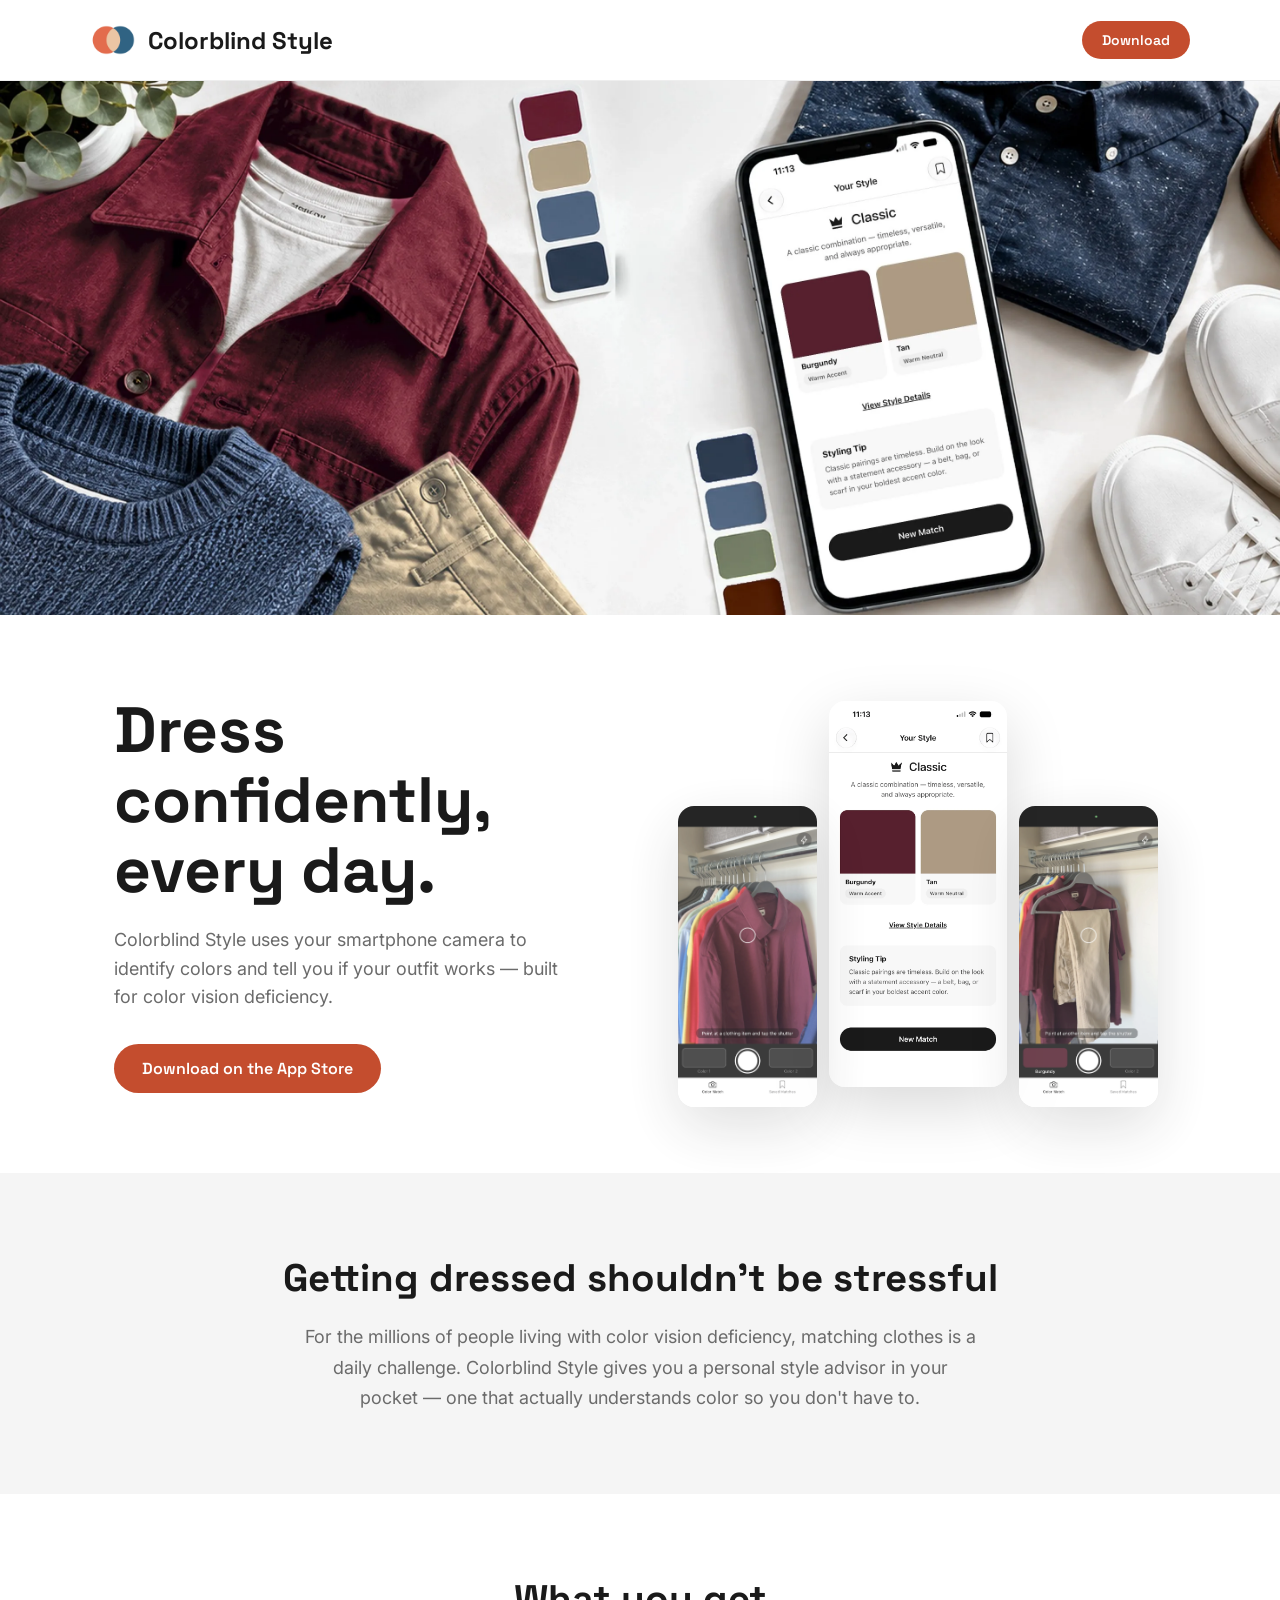
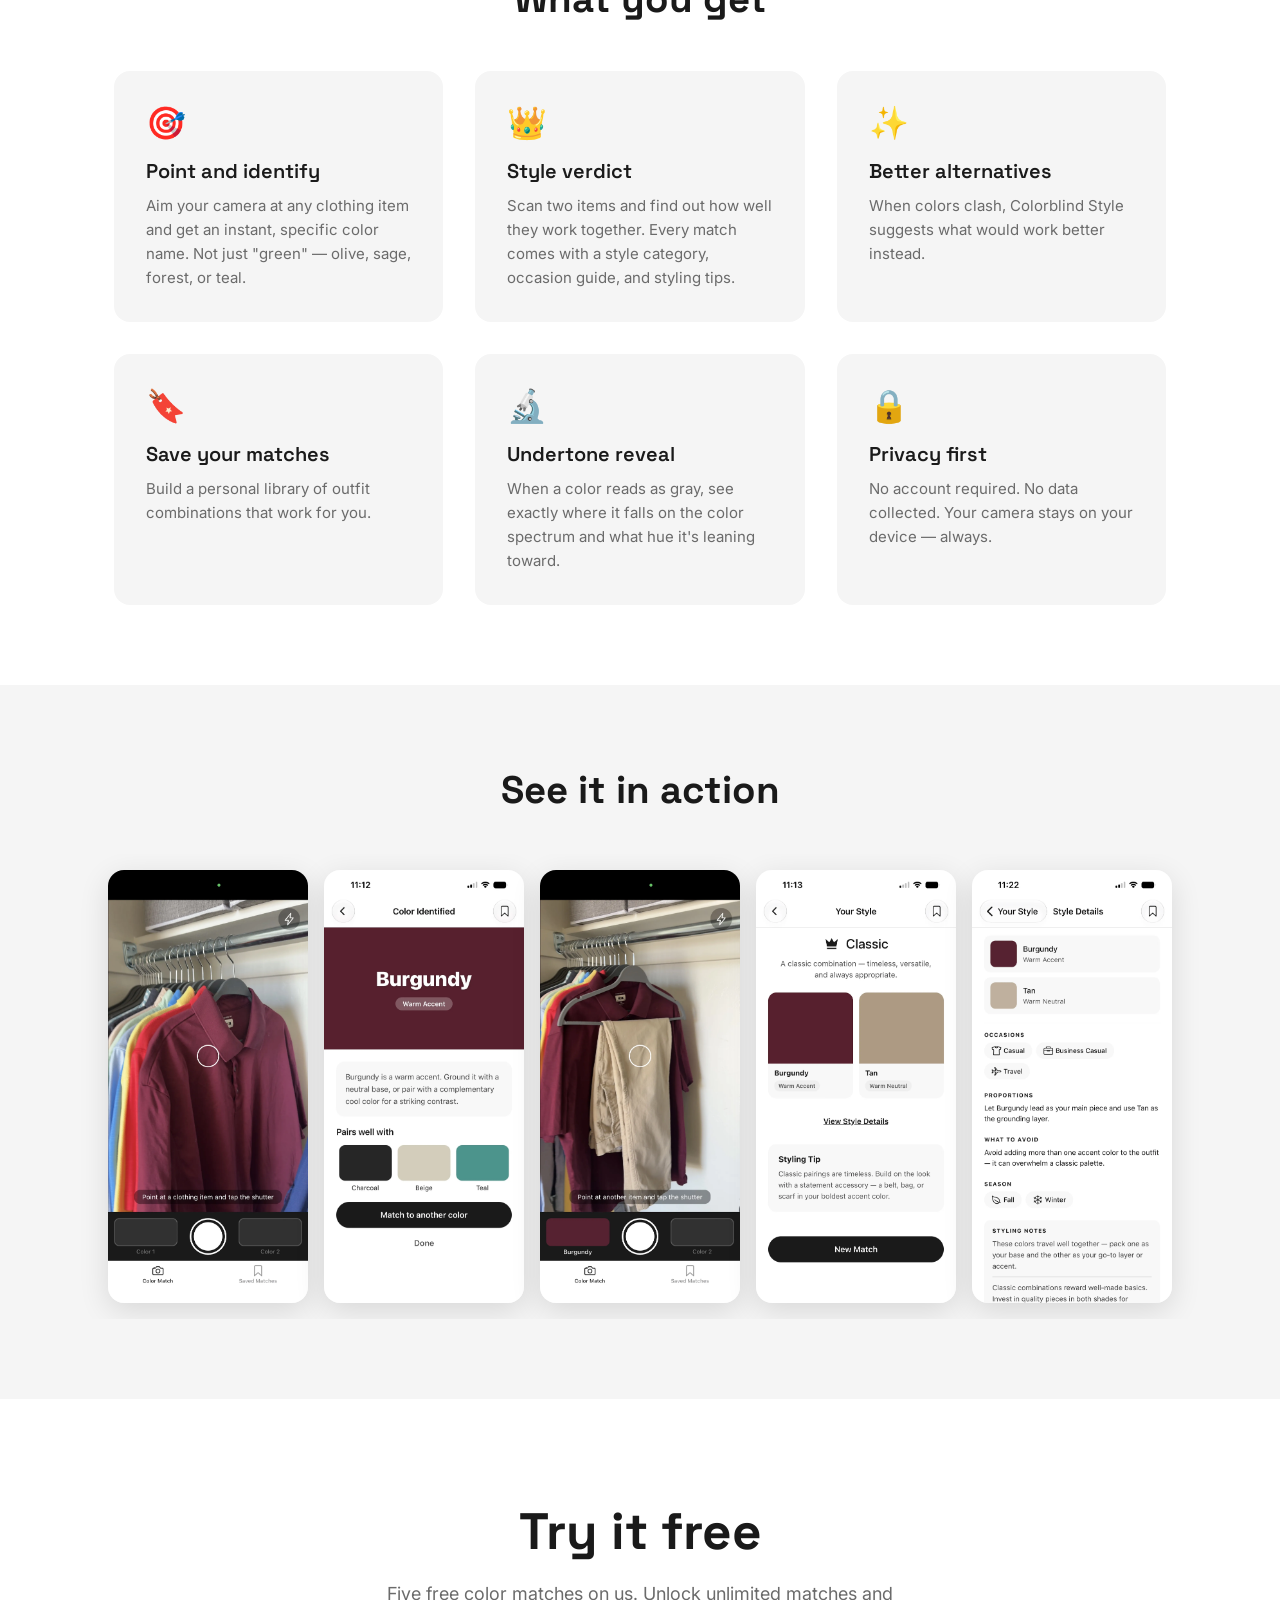
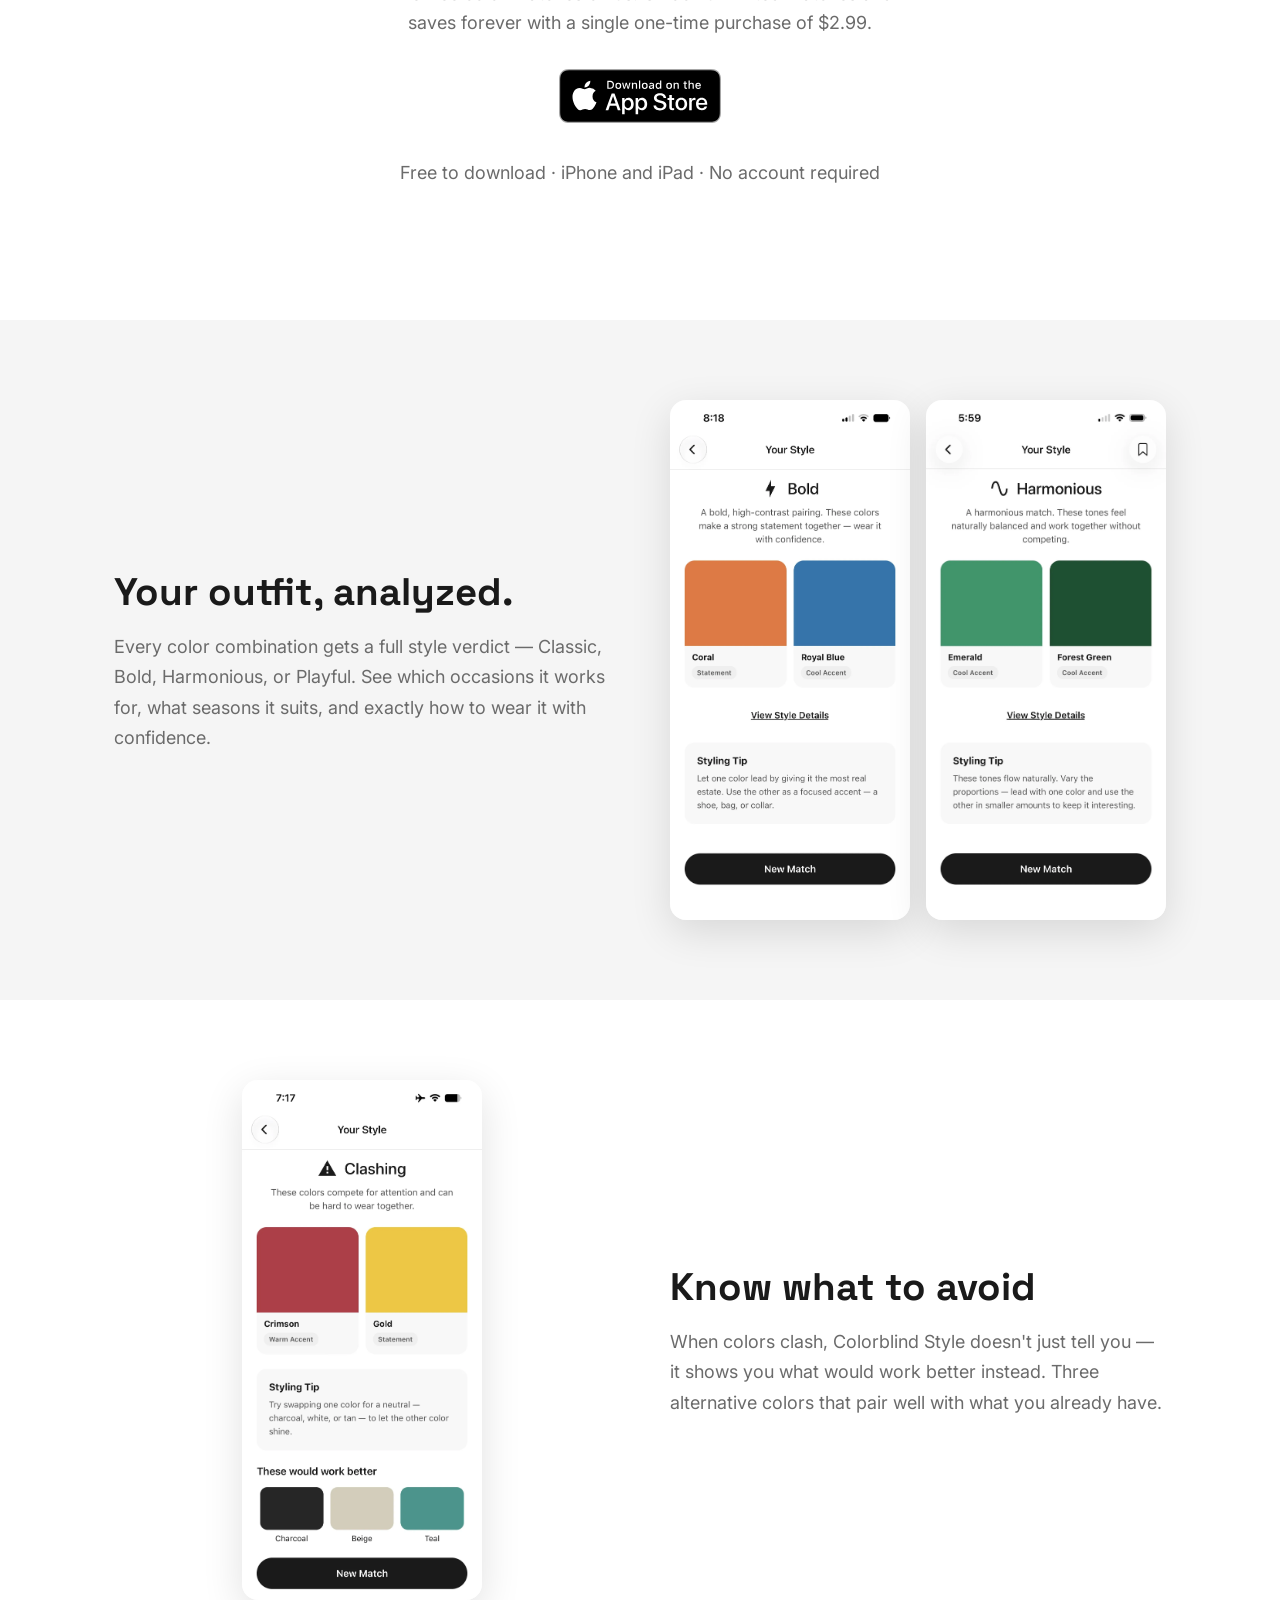
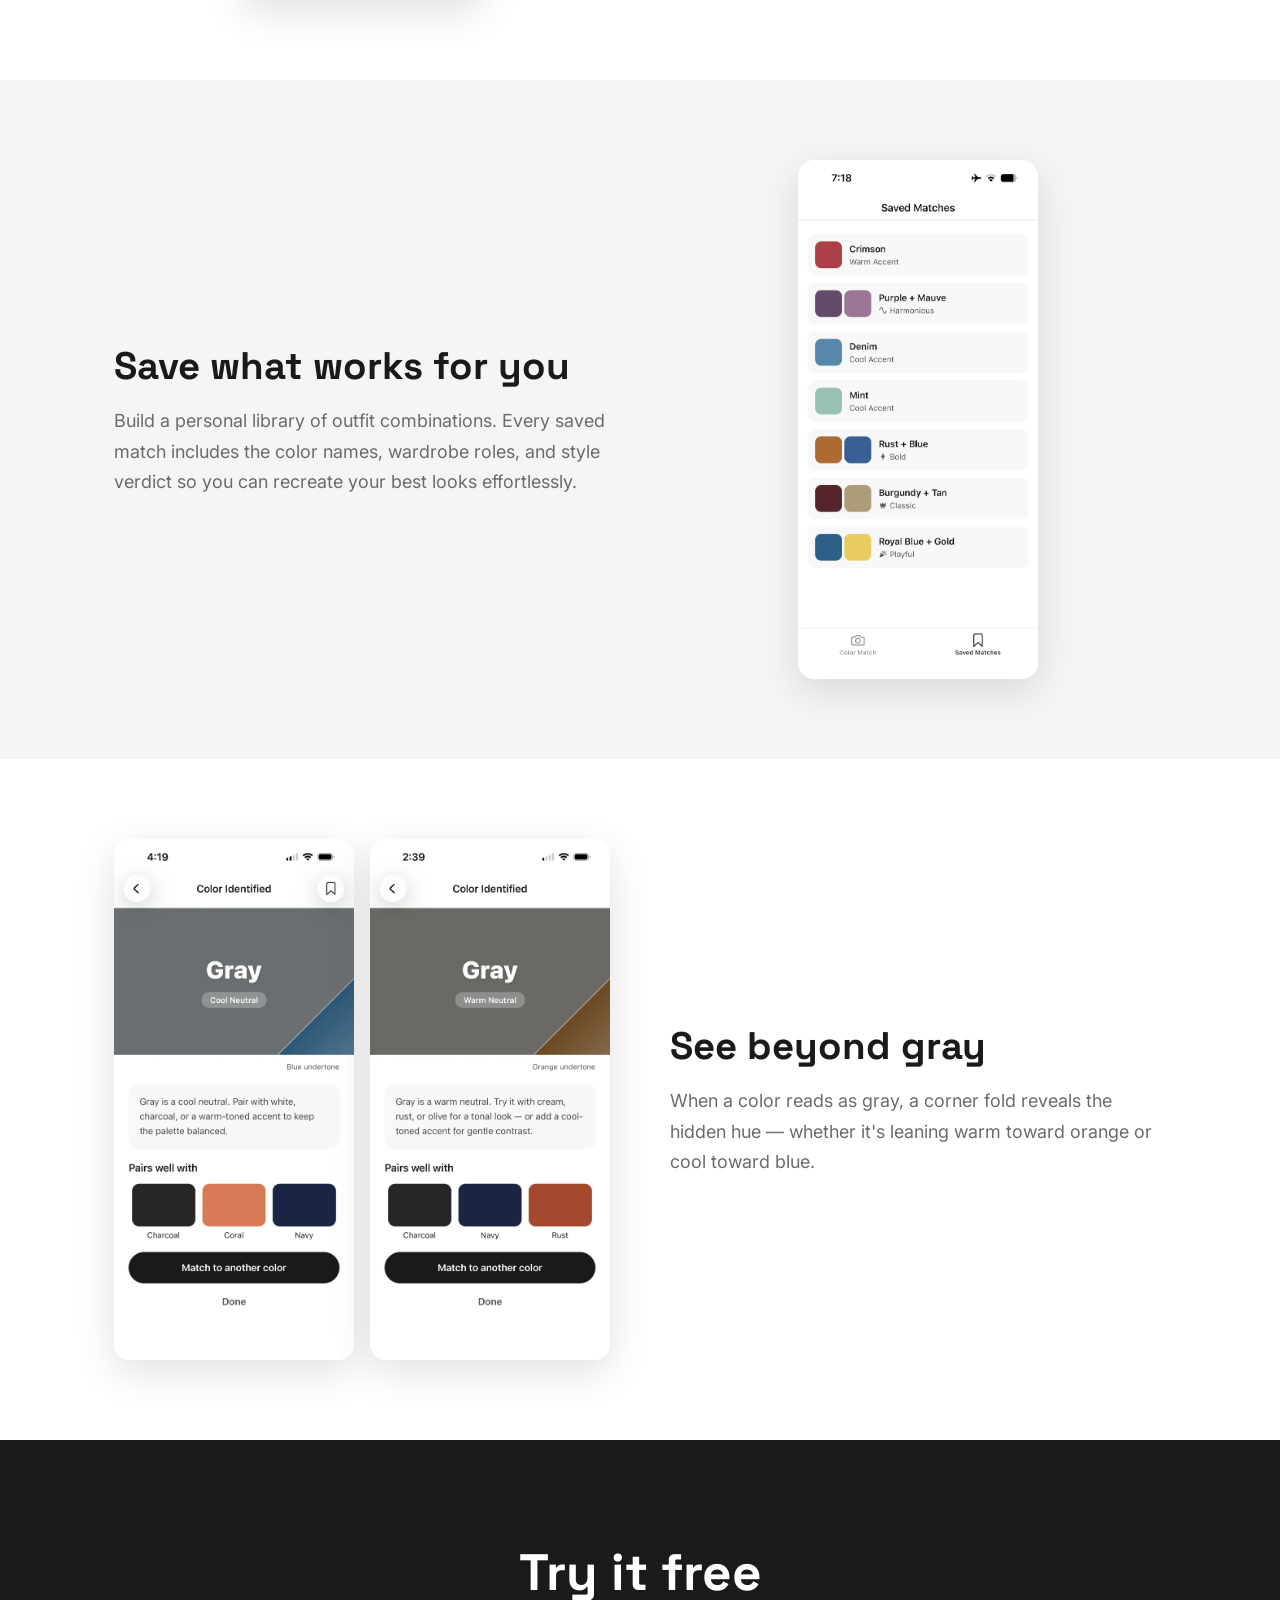
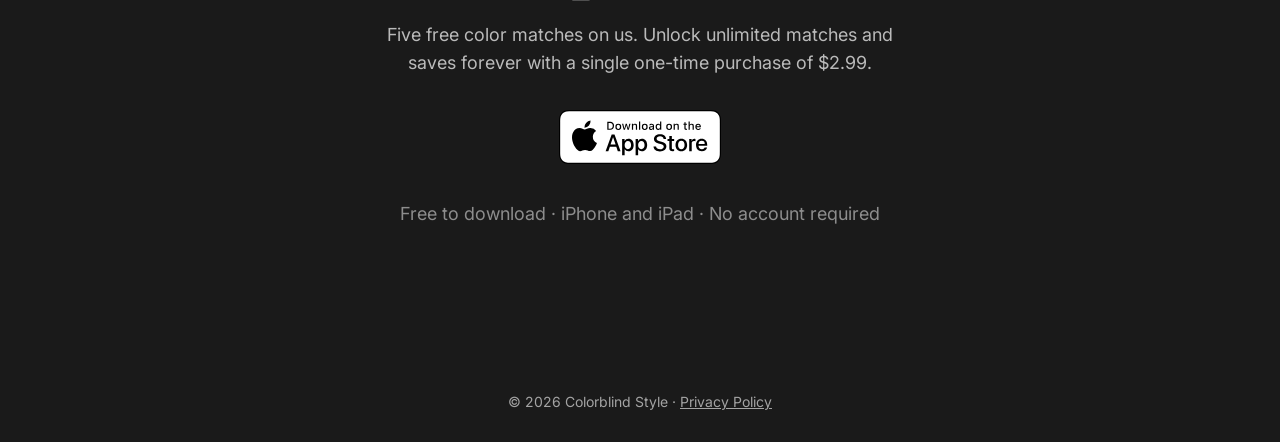
<file: index.html>
<!doctype html>
<html lang="en">
  <head>
    <!-- Google tag (gtag.js) -->
    <script
      async
      src="https://www.googletagmanager.com/gtag/js?id=G-R38PGL1CVC"
    ></script>
    <script>
      window.dataLayer = window.dataLayer || []
      function gtag() {
        dataLayer.push(arguments)
      }
      gtag('js', new Date())

      gtag('config', 'G-R38PGL1CVC')
    </script>
    <meta charset="UTF-8" />
    <meta name="viewport" content="width=device-width, initial-scale=1.0" />
    <meta
      name="description"
      content="Colorblind Style helps color-blind individuals confidently match their clothes using the camera on their smartphone."
    />
    <title>Colorblind Style — Dress Confidently, Every Day</title>
    <link rel="icon" type="image/png" href="assets/icon.png" />
    <link rel="shortcut icon" type="image/png" href="assets/icon.png" />
    <link rel="apple-touch-icon" href="assets/icon.png" />
    <link rel="preconnect" href="https://fonts.googleapis.com" />
    <link rel="preconnect" href="https://fonts.gstatic.com" crossorigin />
    <link
      rel="preload"
      as="style"
      href="https://fonts.googleapis.com/css2?family=Space+Grotesk:wght@400;500;600;700&family=Inter:wght@400;500&display=swap"
      onload="
        this.onload = null
        this.rel = 'stylesheet'
      "
    />
    <noscript>
      <link
        rel="stylesheet"
        href="https://fonts.googleapis.com/css2?family=Space+Grotesk:wght@400;500;600;700&family=Inter:wght@400;500&display=swap"
      />
    </noscript>
    <link rel="stylesheet" href="styles.css" />
  </head>
  <body>
    <!-- NAV -->
    <nav>
      <div class="nav-inner">
        <div class="nav-logo">
          <img src="assets/icon.png" alt="Colorblind Style" class="nav-icon" />
          <span class="nav-name">Colorblind Style</span>
        </div>
        <a
          href="https://apps.apple.com/us/app/colorblind-style/id6797023300"
          target="_blank"
          class="btn btn-primary btn-small"
          >Download</a
        >
      </div>
    </nav>
    <main>
      <!-- BANNER -->
      <div class="banner">
        <picture>
          <source
            media="(max-width: 767px)"
            srcset="/assets/banner-v3-mobile.webp"
            width="1546"
            height="1546"
            type="image/webp"
          />
          <source
            media="(max-width: 1199px)"
            srcset="/assets/banner-v3-full.webp"
            width="2946"
            height="1546"
            type="image/webp"
          />
          <source
            srcset="/assets/banner-v3-wide.webp"
            width="2946"
            height="1228"
            type="image/webp"
          />
          <img
            src="/assets/banner-v3-wide.jpg"
            width="2946"
            height="1228"
            alt=""
            style="width: 100%; height: auto; display: block"
            fetchpriority="high"
          />
        </picture>
      </div>

      <!-- HERO -->
      <section class="hero">
        <div class="hero-text">
          <h1>Dress confidently,<br />every day.</h1>
          <p class="hero-sub">
            Colorblind Style uses your smartphone camera to identify colors and
            tell you if your outfit works — built for color vision deficiency.
          </p>
          <a
            href="https://apps.apple.com/us/app/colorblind-style/id6797023300"
            target="_blank"
            class="btn btn-primary"
            >Download on the App Store</a
          >
        </div>
        <div class="hero-screenshots">
          <picture class="img-picture screenshot screenshot-left">
            <source
              srcset="assets/screenshots/screen1.webp"
              type="image/webp"
            />
            <img
              src="assets/screenshots/screen1.jpg"
              alt="Camera screen"
              width="1242"
              height="2688"
            />
          </picture>
          <picture class="img-picture screenshot screenshot-center">
            <source
              srcset="assets/screenshots/screen4.webp"
              type="image/webp"
            />
            <img
              src="assets/screenshots/screen4.jpg"
              alt="Color identified"
              width="1242"
              height="2688"
            />
          </picture>
          <picture class="img-picture screenshot screenshot-right">
            <source
              srcset="assets/screenshots/screen3.webp"
              type="image/webp"
            />
            <img
              src="assets/screenshots/screen3.jpg"
              alt="Style verdict"
              width="1242"
              height="2688"
            />
          </picture>
        </div>
      </section>

      <!-- PROBLEM -->
      <section class="problem">
        <div class="container">
          <h2>Getting dressed shouldn't be stressful</h2>
          <p>
            For the millions of people living with color vision deficiency,
            matching clothes is a daily challenge. Colorblind Style gives you a
            personal style advisor in your pocket — one that actually
            understands color so you don't have to.
          </p>
        </div>
      </section>

      <!-- FEATURES -->
      <section class="features">
        <div class="container">
          <h2>What you get</h2>
          <div class="features-grid">
            <div class="feature">
              <div class="feature-icon">🎯</div>
              <h3>Point and identify</h3>
              <p>
                Aim your camera at any clothing item and get an instant,
                specific color name. Not just "green" — olive, sage, forest, or
                teal.
              </p>
            </div>
            <div class="feature">
              <div class="feature-icon">👑</div>
              <h3>Style verdict</h3>
              <p>
                Scan two items and find out how well they work together. Every
                match comes with a style category, occasion guide, and styling
                tips.
              </p>
            </div>
            <div class="feature">
              <div class="feature-icon">✨</div>
              <h3>Better alternatives</h3>
              <p>
                When colors clash, Colorblind Style suggests what would work
                better instead.
              </p>
            </div>
            <div class="feature">
              <div class="feature-icon">🔖</div>
              <h3>Save your matches</h3>
              <p>
                Build a personal library of outfit combinations that work for
                you.
              </p>
            </div>
            <div class="feature">
              <div class="feature-icon">🔬</div>
              <h3>Undertone reveal</h3>
              <p>
                When a color reads as gray, see exactly where it falls on the
                color spectrum and what hue it's leaning toward.
              </p>
            </div>
            <div class="feature">
              <div class="feature-icon">🔒</div>
              <h3>Privacy first</h3>
              <p>
                No account required. No data collected. Your camera stays on
                your device — always.
              </p>
            </div>
          </div>
        </div>
      </section>

      <!-- SCREENSHOTS -->
      <section class="screenshots-section">
        <div class="container">
          <h2>See it in action</h2>
        </div>
        <div class="screenshots-row" tabindex="0">
          <picture class="img-picture screenshot-thumb">
            <source
              srcset="assets/screenshots/screen1.webp"
              type="image/webp"
            />
            <img
              src="assets/screenshots/screen1.jpg"
              alt="Camera targeting clothing"
              width="1242"
              height="2688"
            />
          </picture>
          <picture class="img-picture screenshot-thumb">
            <source
              srcset="assets/screenshots/screen2.webp"
              type="image/webp"
            />
            <img
              src="assets/screenshots/screen2.jpg"
              alt="Color identified"
              width="1242"
              height="2688"
            />
          </picture>
          <picture class="img-picture screenshot-thumb">
            <source
              srcset="assets/screenshots/screen3.webp"
              type="image/webp"
            />
            <img
              src="assets/screenshots/screen3.jpg"
              alt="Style verdict"
              width="1242"
              height="2688"
            />
          </picture>
          <picture class="img-picture screenshot-thumb">
            <source
              srcset="assets/screenshots/screen4.webp"
              type="image/webp"
            />
            <img
              src="assets/screenshots/screen4.jpg"
              alt="Style details"
              width="1242"
              height="2688"
            />
          </picture>
          <picture class="img-picture screenshot-thumb">
            <source
              srcset="assets/screenshots/screen5.webp"
              type="image/webp"
            />
            <img
              src="assets/screenshots/screen5.jpg"
              alt="Saved matches"
              width="1242"
              height="2688"
            />
          </picture>
        </div>
      </section>

      <!-- DOWNLOAD -->
      <section class="download" id="download">
        <div class="container">
          <h2>Try it free</h2>
          <p>
            Five free color matches on us. Unlock unlimited matches and saves
            forever with a single one-time purchase of $2.99.
          </p>
          <a
            href="https://apps.apple.com/us/app/colorblind-style/id6797023300"
            target="_blank"
            class="appstore-link"
          >
            <img
              src="assets/appstore-black.svg"
              alt="Download on the App Store"
              class="appstore-badge"
              width="120"
              height="40"
            />
          </a>
          <p class="download-sub">
            Free to download · iPhone and iPad · No account required
          </p>
        </div>
      </section>

      <!-- STYLE VERDICTS -->
      <section class="feature-spotlight">
        <div class="container feature-spotlight-inner">
          <div class="feature-spotlight-text">
            <h2>Your outfit, analyzed.</h2>
            <p>
              Every color combination gets a full style verdict — Classic, Bold,
              Harmonious, or Playful. See which occasions it works for, what
              seasons it suits, and exactly how to wear it with confidence.
            </p>
          </div>
          <div class="feature-spotlight-image">
            <picture class="img-picture spotlight-screenshot">
              <source
                srcset="assets/screenshots/verdict1.webp"
                type="image/webp"
              />
              <img
                src="assets/screenshots/verdict1.jpg"
                alt="Classic style verdict"
                width="1242"
                height="2688"
              />
            </picture>
            <picture class="img-picture spotlight-screenshot">
              <source
                srcset="assets/screenshots/verdict2.webp"
                type="image/webp"
              />
              <img
                src="assets/screenshots/verdict2.jpg"
                alt="Style details"
                width="1179"
                height="2556"
              />
            </picture>
          </div>
        </div>
      </section>

      <!-- CLASHING -->
      <section class="feature-spotlight feature-spotlight-alt">
        <div class="container feature-spotlight-inner">
          <div class="feature-spotlight-image">
            <picture class="img-picture spotlight-screenshot">
              <source
                srcset="assets/screenshots/clashing.webp"
                type="image/webp"
              />
              <img
                src="assets/screenshots/clashing.jpg"
                alt="Clashing verdict screen"
                width="1242"
                height="2688"
              />
            </picture>
          </div>
          <div class="feature-spotlight-text">
            <h2>Know what to avoid</h2>
            <p>
              When colors clash, Colorblind Style doesn't just tell you — it
              shows you what would work better instead. Three alternative colors
              that pair well with what you already have.
            </p>
          </div>
        </div>
      </section>

      <!-- SAVED MATCHES -->
      <section class="feature-spotlight">
        <div class="container feature-spotlight-inner">
          <div class="feature-spotlight-text">
            <h2>Save what works for you</h2>
            <p>
              Build a personal library of outfit combinations. Every saved match
              includes the color names, wardrobe roles, and style verdict so you
              can recreate your best looks effortlessly.
            </p>
          </div>
          <div class="feature-spotlight-image">
            <picture class="img-picture spotlight-screenshot">
              <source
                srcset="assets/screenshots/saved-matches.webp"
                type="image/webp"
              />
              <img
                src="assets/screenshots/saved-matches.jpg"
                alt="Saved Matches screen"
                width="1242"
                height="2688"
              />
            </picture>
          </div>
        </div>
      </section>

      <!-- UNDERTONE REVEAL -->
      <section class="feature-spotlight feature-spotlight-alt">
        <div class="container feature-spotlight-inner">
          <div class="feature-spotlight-image">
            <picture class="img-picture spotlight-screenshot">
              <source
                srcset="assets/screenshots/undertone1.webp"
                type="image/webp"
              />
              <img
                src="assets/screenshots/undertone1.jpg"
                alt="Undertone reveal cool neutral"
                width="1179"
                height="2556"
              />
            </picture>
            <picture class="img-picture spotlight-screenshot">
              <source
                srcset="assets/screenshots/undertone2.webp"
                type="image/webp"
              />
              <img
                src="assets/screenshots/undertone2.jpg"
                alt="Undertone reveal warm neutral"
                width="1179"
                height="2556"
              />
            </picture>
          </div>
          <div class="feature-spotlight-text">
            <h2>See beyond gray</h2>
            <p>
              When a color reads as gray, a corner fold reveals the hidden hue —
              whether it's leaning warm toward orange or cool toward blue.
            </p>
          </div>
        </div>
      </section>

      <!-- DOWNLOAD -->
      <section class="download download-alt" id="download-footer">
        <div class="container">
          <h2>Try it free</h2>
          <p>
            Five free color matches on us. Unlock unlimited matches and saves
            forever with a single one-time purchase of $2.99.
          </p>
          <a
            href="https://apps.apple.com/us/app/colorblind-style/id6797023300"
            target="_blank"
            class="appstore-link"
          >
            <img
              src="assets/appstore-white.svg"
              alt="Download on the App Store"
              class="appstore-badge"
              width="120"
              height="40"
            />
          </a>
          <p class="download-sub">
            Free to download · iPhone and iPad · No account required
          </p>
        </div>
      </section>
    </main>

    <!-- FOOTER -->
    <footer>
      <div class="container">
        <p>
          © 2026 Colorblind Style ·
          <a href="privacy.html">Privacy Policy</a>
        </p>
      </div>
    </footer>
  </body>
</html>
</file>
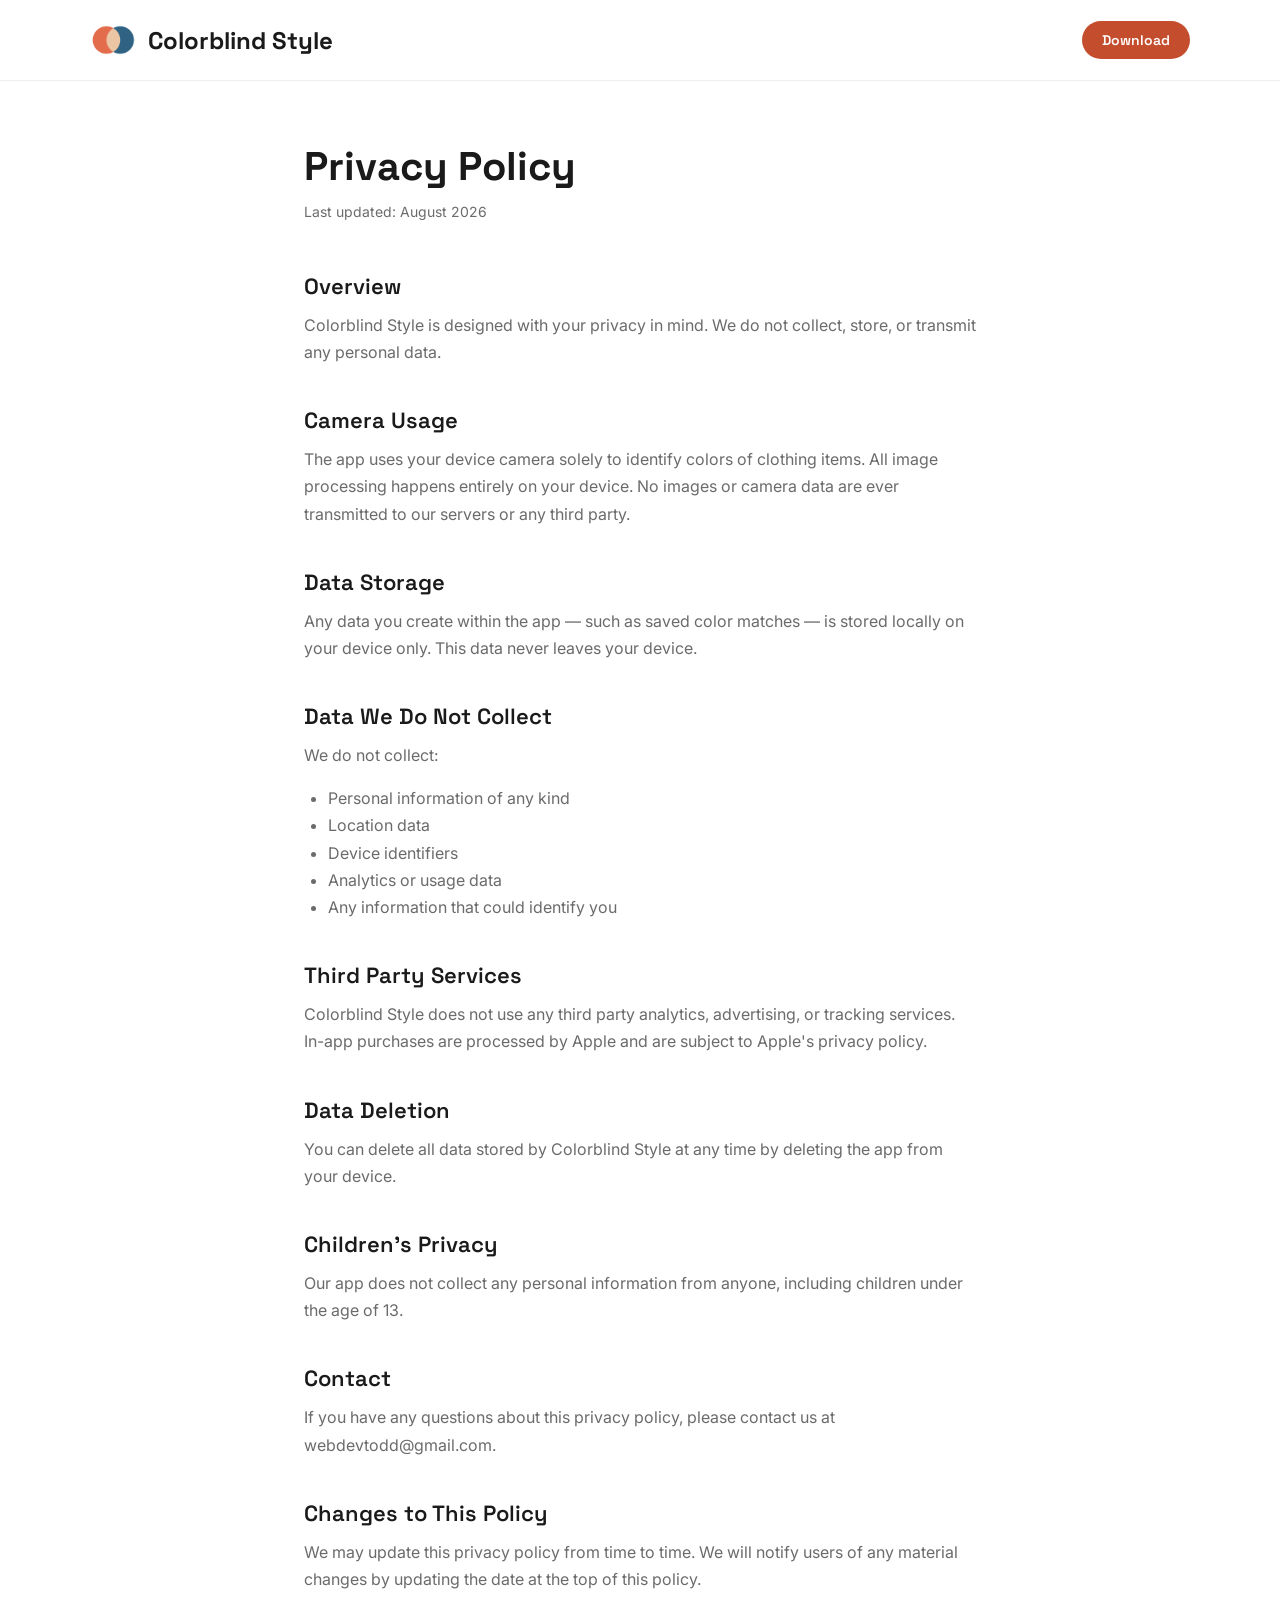
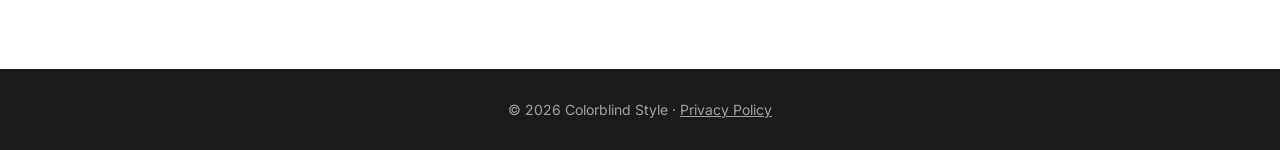
<file: privacy.html>
<!doctype html>
<html lang="en">
  <head>
    <meta charset="UTF-8" />
    <meta name="viewport" content="width=device-width, initial-scale=1.0" />
    <title>Privacy Policy — Colorblind Style</title>
    <link rel="icon" type="image/png" href="assets/icon.png" />
    <link rel="shortcut icon" type="image/png" href="assets/icon.png" />
    <link rel="apple-touch-icon" href="assets/icon.png" />
    <link rel="preconnect" href="https://fonts.googleapis.com" />
    <link rel="preconnect" href="https://fonts.gstatic.com" crossorigin />
    <link
      href="https://fonts.googleapis.com/css2?family=Space+Grotesk:wght@400;500;600;700&family=Inter:wght@400;500&display=swap"
      rel="stylesheet"
    />
    <link rel="stylesheet" href="styles.css" />
    <style>
      .privacy-content {
        max-width: 720px;
        margin: 0 auto;
        padding: 60px 24px;
      }
      .privacy-content h1 {
        font-family: var(--font-heading);
        font-size: 40px;
        font-weight: 700;
        margin-bottom: 8px;
      }
      .privacy-content .last-updated {
        color: var(--gray);
        font-size: 14px;
        margin-bottom: 48px;
      }
      .privacy-content h2 {
        font-family: var(--font-heading);
        font-size: 22px;
        font-weight: 600;
        margin-top: 40px;
        margin-bottom: 12px;
      }
      .privacy-content p {
        color: var(--gray);
        line-height: 1.7;
        margin-bottom: 16px;
      }
    </style>
  </head>
  <body>
    <!-- NAV -->
    <nav>
      <div class="nav-inner">
        <div class="nav-logo">
          <a
            href="index.html"
            style="
              display: flex;
              align-items: center;
              gap: 10px;
              text-decoration: none;
              color: inherit;
            "
          >
            <img
              src="assets/icon.png"
              alt="Colorblind Style"
              class="nav-icon"
            />
            <span class="nav-name">Colorblind Style</span>
          </a>
        </div>
        <a href="#download" class="btn btn-primary btn-small">Download</a>
      </div>
    </nav>

    <div class="privacy-content">
      <h1>Privacy Policy</h1>
      <p class="last-updated">Last updated: August 2026</p>

      <h2>Overview</h2>
      <p>
        Colorblind Style is designed with your privacy in mind. We do not
        collect, store, or transmit any personal data.
      </p>

      <h2>Camera Usage</h2>
      <p>
        The app uses your device camera solely to identify colors of clothing
        items. All image processing happens entirely on your device. No images
        or camera data are ever transmitted to our servers or any third party.
      </p>

      <h2>Data Storage</h2>
      <p>
        Any data you create within the app — such as saved color matches — is
        stored locally on your device only. This data never leaves your device.
      </p>

      <h2>Data We Do Not Collect</h2>
      <p>We do not collect:</p>
      <ul>
        <li>Personal information of any kind</li>
        <li>Location data</li>
        <li>Device identifiers</li>
        <li>Analytics or usage data</li>
        <li>Any information that could identify you</li>
      </ul>

      <h2>Third Party Services</h2>
      <p>
        Colorblind Style does not use any third party analytics, advertising, or
        tracking services. In-app purchases are processed by Apple and are
        subject to Apple's privacy policy.
      </p>

      <h2>Data Deletion</h2>
      <p>
        You can delete all data stored by Colorblind Style at any time by
        deleting the app from your device.
      </p>

      <h2>Children's Privacy</h2>
      <p>
        Our app does not collect any personal information from anyone, including
        children under the age of 13.
      </p>

      <h2>Contact</h2>
      <p>
        If you have any questions about this privacy policy, please contact us
        at <a href="mailto:webdevtodd@gmail.com">webdevtodd@gmail.com</a>.
      </p>

      <h2>Changes to This Policy</h2>
      <p>
        We may update this privacy policy from time to time. We will notify
        users of any material changes by updating the date at the top of this
        policy.
      </p>
    </div>

    <!-- FOOTER -->
    <footer>
      <div class="container">
        <p>
          © 2026 Colorblind Style ·
          <a href="privacy.html">Privacy Policy</a>
        </p>
      </div>
    </footer>
  </body>
</html>
</file>
<file: styles.css>
/* ── Tokens ── */
:root {
  --coral: #e05c3a;
  --coral-dark: #c44d2e;
  --black: #1a1a1a;
  --gray: #6b6b6b;
  --light-gray: #f5f5f5;
  --white: #ffffff;
  --font-heading: 'Space Grotesk', sans-serif;
  --font-body: 'Inter', sans-serif;
  --radius: 16px;
  --max-width: 1100px;
}

/* ── Reset ── */
*,
*::before,
*::after {
  box-sizing: border-box;
  margin: 0;
  padding: 0;
}
html {
  scroll-behavior: smooth;
}
body {
  font-family: var(--font-body);
  color: var(--black);
  background: var(--white);
}
img {
  max-width: 100%;
  display: block;
}
/* <picture> wrappers added for WebP delivery: the layout class (width,
   transform, radius, shadow, etc.) now lives on the wrapper, and the img
   inside is sized to fill it — same pattern as .banner picture/img. */
.img-picture {
  display: block;
}
.img-picture > img {
  width: 100%;
  height: auto;
  display: block;
}
a {
  color: inherit;
  text-decoration: none;
}

/* ── Utilities ── */
.container {
  max-width: var(--max-width);
  margin: 0 auto;
  padding: 0 24px;
}

/* ── Buttons ── */
.btn {
  display: inline-block;
  padding: 14px 28px;
  border-radius: 50px;
  font-family: var(--font-heading);
  font-weight: 600;
  font-size: 16px;
  cursor: pointer;
  transition:
    background 0.2s,
    transform 0.1s;
}
.btn-primary {
  background: var(--coral-dark);
  color: var(--white);
}
.btn-primary:hover {
  background: var(--coral);
  transform: translateY(-1px);
}
.btn-small {
  padding: 10px 20px;
  font-size: 14px;
}
.btn-large {
  padding: 18px 40px;
  font-size: 18px;
}

/* ── Nav ── */
nav {
  position: -webkit-sticky;
  position: sticky;
  top: 0;
  background: rgba(255, 255, 255, 0.95);
  backdrop-filter: blur(10px);
  border-bottom: 1px solid #eee;
  z-index: 100;
  padding: 16px 24px;
}
.nav-inner {
  max-width: var(--max-width);
  margin: 0 auto;
  display: flex;
  align-items: center;
  justify-content: space-between;
}
.nav-logo {
  display: flex;
  align-items: center;
  gap: 10px;
}
.nav-icon {
  width: 48px;
  height: 48px;
  border-radius: 8px;
}
.nav-name {
  font-family: var(--font-heading);
  font-weight: 700;
  font-size: 24px;
}

/* ── Banner ── */
.banner {
  width: 100%;
  line-height: 0;
}
.banner picture,
.banner img {
  width: 100%;
  height: auto;
  display: block;
}

/* ── Hero ── */
.hero {
  display: flex;
  align-items: center;
  gap: 60px;
  max-width: var(--max-width);
  margin: 0 auto;
  padding: 80px 24px;
}
.hero-text {
  flex: 1;
}
.hero-text h1 {
  font-family: var(--font-heading);
  font-size: clamp(40px, 5vw, 64px);
  font-weight: 700;
  line-height: 1.1;
  margin-bottom: 20px;
}
.hero-sub {
  font-size: 18px;
  color: var(--gray);
  line-height: 1.6;
  margin-bottom: 32px;
  max-width: 460px;
}
.hero-screenshots {
  flex: 1;
  display: flex;
  align-items: flex-end;
  gap: 12px;
  justify-content: center;
}
.screenshot {
  border-radius: var(--radius);
  box-shadow: 0 20px 60px rgba(0, 0, 0, 0.15);
  overflow: hidden;
}
.screenshot-left,
.screenshot-right {
  width: 28%;
  transform: translateY(20px);
  opacity: 0.85;
}
.screenshot-center {
  width: 36%;
}

.appstore-badge {
  height: 54px;
  width: auto;
}

.appstore-link {
  display: inline-block;
  margin-bottom: 16px;
}

/* ── Problem ── */
.problem {
  background: var(--light-gray);
  padding: 80px 24px;
  text-align: center;
}
.problem h2 {
  font-family: var(--font-heading);
  font-size: clamp(28px, 3vw, 40px);
  font-weight: 700;
  margin-bottom: 20px;
}
.problem p {
  font-size: 18px;
  color: var(--gray);
  line-height: 1.7;
  max-width: 675px;
  margin: 0 auto;
}

/* ── Features ── */
.features {
  padding: 80px 24px;
}
.features h2 {
  font-family: var(--font-heading);
  font-size: clamp(28px, 3vw, 40px);
  font-weight: 700;
  text-align: center;
  margin-bottom: 48px;
}
.features-grid {
  display: grid;
  grid-template-columns: repeat(auto-fit, minmax(280px, 1fr));
  gap: 32px;
  max-width: var(--max-width);
  margin: 0 auto;
}
.feature {
  padding: 32px;
  background: var(--light-gray);
  border-radius: var(--radius);
}
.feature-icon {
  font-size: 32px;
  margin-bottom: 16px;
}
.feature h3 {
  font-family: var(--font-heading);
  font-size: 20px;
  font-weight: 600;
  margin-bottom: 10px;
}
.feature p {
  color: var(--gray);
  line-height: 1.6;
  font-size: 15px;
}

/* ── Screenshots section ── */
.screenshots-section {
  background: var(--light-gray);
  padding: 80px 0px;
  overflow: hidden;
}
.screenshots-section h2 {
  font-family: var(--font-heading);
  font-size: clamp(28px, 3vw, 40px);
  font-weight: 700;
  text-align: center;
  padding: 0 24px;
  margin-bottom: 40px;
}
.screenshots-row {
  display: flex;
  gap: 16px;
  overflow-x: auto;
  padding: 16px 24px;
  justify-content: center;
  overflow-x: auto;
}
.screenshot-thumb {
  width: 200px;
  flex-shrink: 0;
  border-radius: var(--radius);
  box-shadow: 0 8px 30px rgba(0, 0, 0, 0.12);
  overflow: hidden;
}

/* ── Download ── */
.download {
  padding: 100px 24px;
  text-align: center;
}
.download h2 {
  font-family: var(--font-heading);
  font-size: clamp(36px, 4vw, 56px);
  font-weight: 700;
  margin-bottom: 16px;
}
.download p {
  font-size: 18px;
  color: var(--gray);
  margin-bottom: 32px;
  max-width: 525px;
  margin-left: auto;
  margin-right: auto;
  line-height: 1.6;
}
.download-sub {
  margin-top: 16px;
  font-size: 14px;
  color: var(--gray);
}

.download-alt {
  background: var(--black);
  color: var(--white);
}

.download-alt p {
  color: rgba(255, 255, 255, 0.7);
}

.download-alt .download-sub {
  color: rgba(255, 255, 255, 0.5);
}

/* ── Feature Spotlight ── */
.feature-spotlight {
  padding: 80px 24px;
  background: var(--light-gray);
}

.feature-spotlight-alt {
  background: var(--white);
}

.feature-spotlight-inner {
  display: flex;
  align-items: center;
  gap: 60px;
}

.feature-spotlight-text {
  flex: 1;
}

.feature-spotlight-text h2 {
  font-family: var(--font-heading);
  font-size: clamp(28px, 3vw, 40px);
  font-weight: 700;
  margin-bottom: 16px;
}

.feature-spotlight-text p {
  font-size: 18px;
  color: var(--gray);
  line-height: 1.7;
}

.feature-spotlight-image {
  flex: 1;
  display: flex;
  gap: 16px;
  justify-content: center;
}

.spotlight-screenshot {
  width: 240px;
  border-radius: var(--radius);
  box-shadow: 0 12px 40px rgba(0, 0, 0, 0.12);
  overflow: hidden;
}

.privacy-content ul {
  color: var(--gray);
  line-height: 1.7;
  padding-left: 24px;
}

/* ── Footer ── */
footer {
  background: var(--black);
  color: rgba(255, 255, 255, 0.6);
  padding: 32px 24px;
  text-align: center;
  font-size: 14px;
}
footer a {
  color: rgba(255, 255, 255, 0.6);
  text-decoration: underline;
}
footer a:hover {
  color: var(--white);
}

/* ── Responsive ── */
@media (max-width: 768px) {
  .nav-inner .btn {
    display: none;
  }
  .hero {
    flex-direction: column;
    text-align: center;
    padding: 60px 24px;
  }
  .hero-sub {
    margin: 0 auto 32px;
  }
  .hero-screenshots {
    width: 100%;
  }
  .screenshot-left,
  .screenshot-right {
    display: none;
  }
  .screenshot-center {
    width: 70%;
  }
  .screenshots-row {
    justify-content: flex-start;
  }
  .feature-spotlight-inner {
    flex-direction: column;
    text-align: center;
  }
  .feature-spotlight-alt .feature-spotlight-inner {
    flex-direction: column-reverse;
  }
}
</file>
